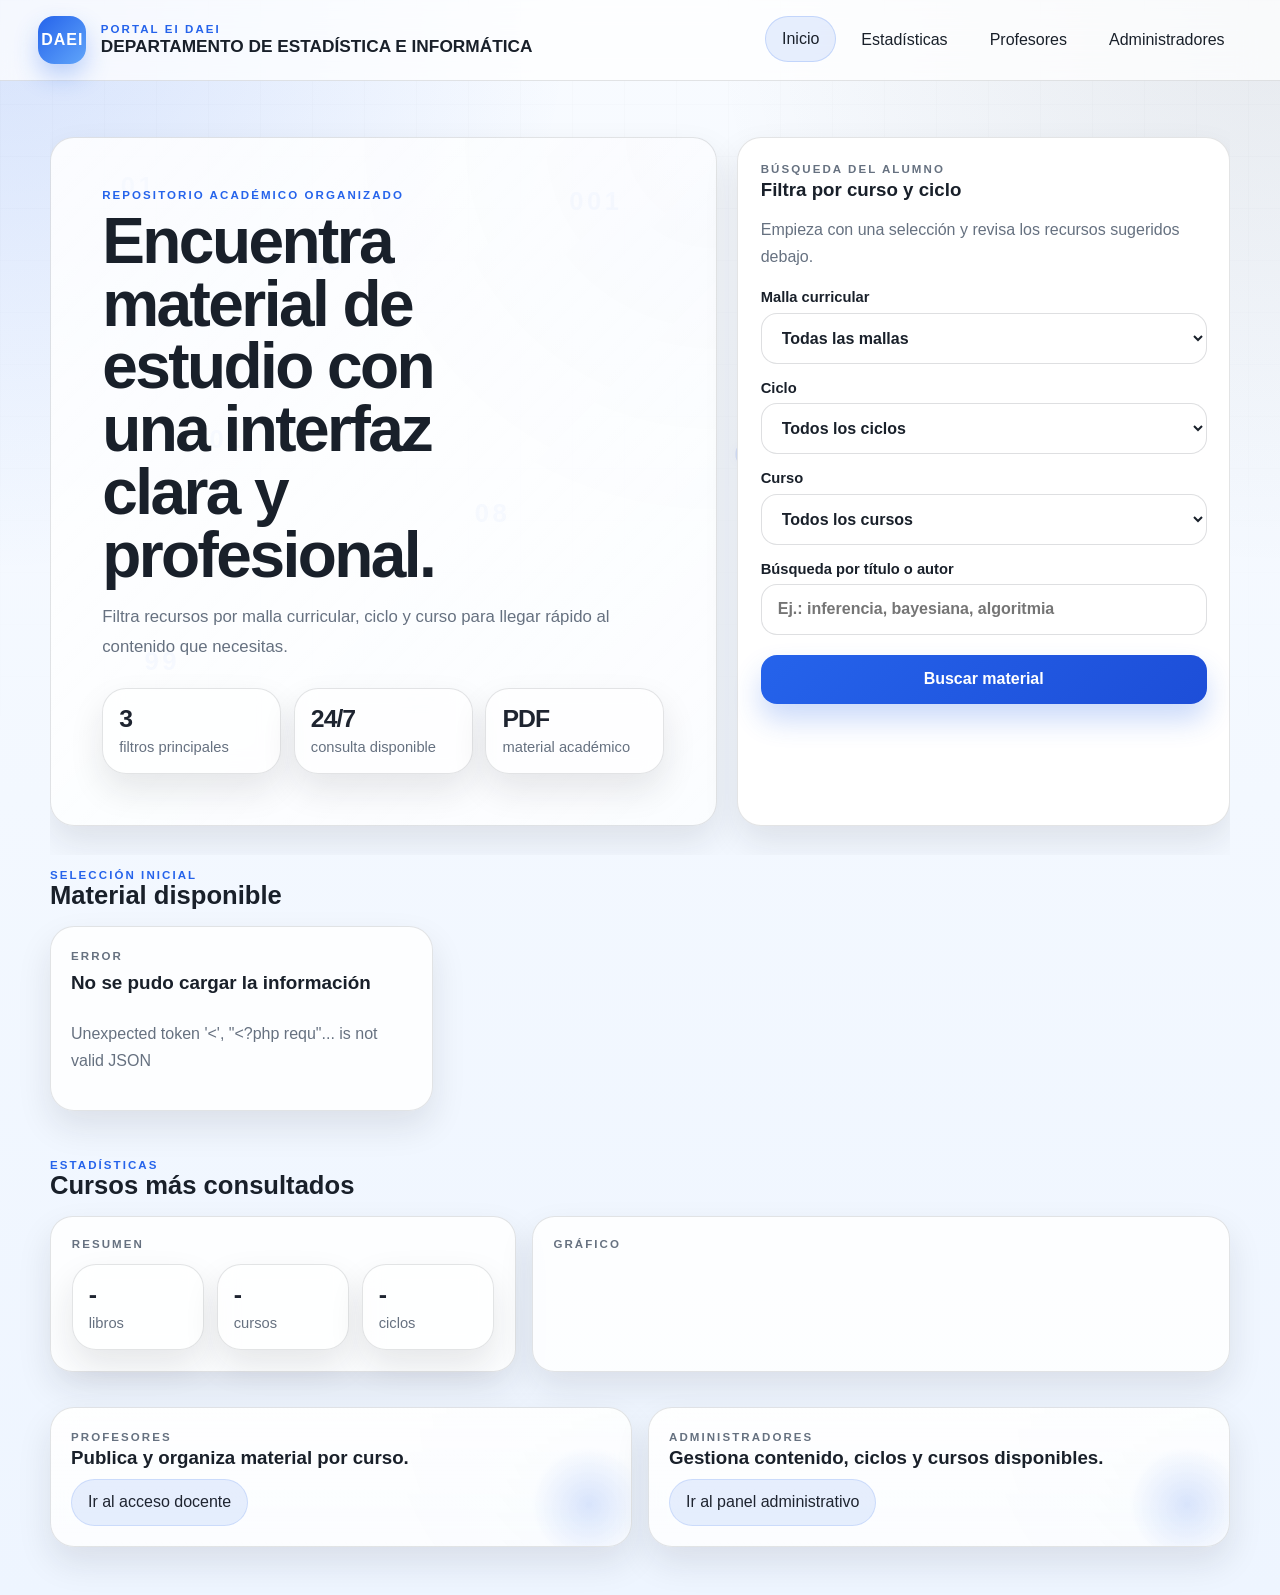
<file: index.html>
<!DOCTYPE html>
<html lang="es">
<head>
    <meta charset="UTF-8">
    <meta name="viewport" content="width=device-width, initial-scale=1.0">
    <title>PORTAL EI DAEI</title>
    <meta name="description" content="Sitio académico para filtrar recursos por malla curricular, ciclo y curso.">
    <link rel="stylesheet" href="style.css">
    <script defer src="script.js"></script>
</head>
<body>
    <header class="topbar">
        <div class="brand">
            <span class="brand__mark">DAEI</span>
            <div>
                <p class="brand__eyebrow">PORTAL EI DAEI</p>
                <h1 class="brand__title">DEPARTAMENTO DE ESTADÍSTICA E INFORMÁTICA</h1>
            </div>
        </div>

        <nav class="nav" aria-label="Navegación principal">
            <a href="#inicio" class="nav__link nav__link--active">Inicio</a>
            <a href="#estadisticas" class="nav__link">Estadísticas</a>
            <a href="#profesores" class="nav__link">Profesores</a>
            <a href="#administradores" class="nav__link">Administradores</a>
        </nav>
    </header>

    <main>
        <section class="hero" id="inicio">
            <div class="hero__numbers" aria-hidden="true">
                <span>01</span>
                <span>10</span>
                <span>001</span>
                <span>24</span>
                <span>101</span>
                <span>08</span>
                <span>64</span>
                <span>12</span>
                <span>99</span>
                <span>07</span>
                <span>42</span>
                <span>18</span>
            </div>
            <div class="hero__content">
                <p class="hero__label">Repositorio académico organizado</p>
                <h2>Encuentra material de estudio con una interfaz clara y profesional.</h2>
                <p class="hero__text">
                    Filtra recursos por malla curricular, ciclo y curso para llegar rápido al contenido que necesitas.
                </p>

                <div class="hero__stats" aria-label="Resumen del sitio">
                    <article class="stat-card">
                        <span class="stat-card__value">3</span>
                        <span class="stat-card__label">filtros principales</span>
                    </article>
                    <article class="stat-card">
                        <span class="stat-card__value">24/7</span>
                        <span class="stat-card__label">consulta disponible</span>
                    </article>
                    <article class="stat-card">
                        <span class="stat-card__value">PDF</span>
                        <span class="stat-card__label">material académico</span>
                    </article>
                </div>
            </div>

            <aside class="filter-panel" aria-labelledby="filtros-title">
                <div class="filter-panel__header">
                    <p class="section-kicker">Búsqueda del alumno</p>
                    <h3 id="filtros-title">Filtra por curso y ciclo</h3>
                    <p>Empieza con una selección y revisa los recursos sugeridos debajo.</p>
                </div>

                <form class="filters" id="filters-form">
                    <label class="field" for="malla">
                        <span>Malla curricular</span>
                        <select id="malla" name="malla">
                            <option value="">Todas las mallas</option>
                        </select>
                    </label>

                    <label class="field" for="ciclo">
                        <span>Ciclo</span>
                        <select id="ciclo" name="ciclo">
                            <option value="">Todos los ciclos</option>
                        </select>
                    </label>

                    <label class="field" for="curso">
                        <span>Curso</span>
                        <select id="curso" name="curso">
                            <option value="">Todos los cursos</option>
                        </select>
                    </label>

                    <label class="field" for="search">
                        <span>Búsqueda por título o autor</span>
                        <input id="search" name="search" type="text" placeholder="Ej.: inferencia, bayesiana, algoritmia">
                    </label>

                    <button type="submit" class="filter-panel__button">Buscar material</button>
                </form>
            </aside>
        </section>

        <section class="results" aria-labelledby="resultados-title">
            <div class="section-heading">
                <p class="section-kicker">Selección inicial</p>
                <h3 id="resultados-title">Material disponible</h3>
            </div>

            <div class="cards" id="results-list">
                <article class="card card--empty">
                    <p>Cargando libros...</p>
                </article>
            </div>
        </section>

        <section class="statistics" id="estadisticas" aria-labelledby="statistics-title">
            <div class="section-heading">
                <p class="section-kicker">Estadísticas</p>
                <h3 id="statistics-title">Cursos más consultados</h3>
            </div>

            <div class="statistics-grid">
                <article class="panel-card statistics-card">
                    <p class="statistics-card__label">Resumen</p>
                    <div class="hero__stats hero__stats--compact" id="stats-summary">
                        <article class="stat-card">
                            <span class="stat-card__value" id="stats-books">-</span>
                            <span class="stat-card__label">libros</span>
                        </article>
                        <article class="stat-card">
                            <span class="stat-card__value" id="stats-courses">-</span>
                            <span class="stat-card__label">cursos</span>
                        </article>
                        <article class="stat-card">
                            <span class="stat-card__value" id="stats-cycles">-</span>
                            <span class="stat-card__label">ciclos</span>
                        </article>
                    </div>
                </article>

                <article class="panel-card statistics-card">
                    <p class="statistics-card__label">Gráfico</p>
                    <div id="top-courses-chart" class="top-chart"></div>
                </article>
            </div>
        </section>

        <section class="roles" aria-label="Accesos por perfil">
            <article class="role-card" id="profesores">
                <p class="role-card__tag">Profesores</p>
                <h3>Publica y organiza material por curso.</h3>
                <a href="admin.html" class="role-card__link">Ir al acceso docente</a>
            </article>

            <article class="role-card" id="administradores">
                <p class="role-card__tag">Administradores</p>
                <h3>Gestiona contenido, ciclos y cursos disponibles.</h3>
                <a href="admin.html" class="role-card__link">Ir al panel administrativo</a>
            </article>
        </section>
    </main>
</body>
</html>
</file>
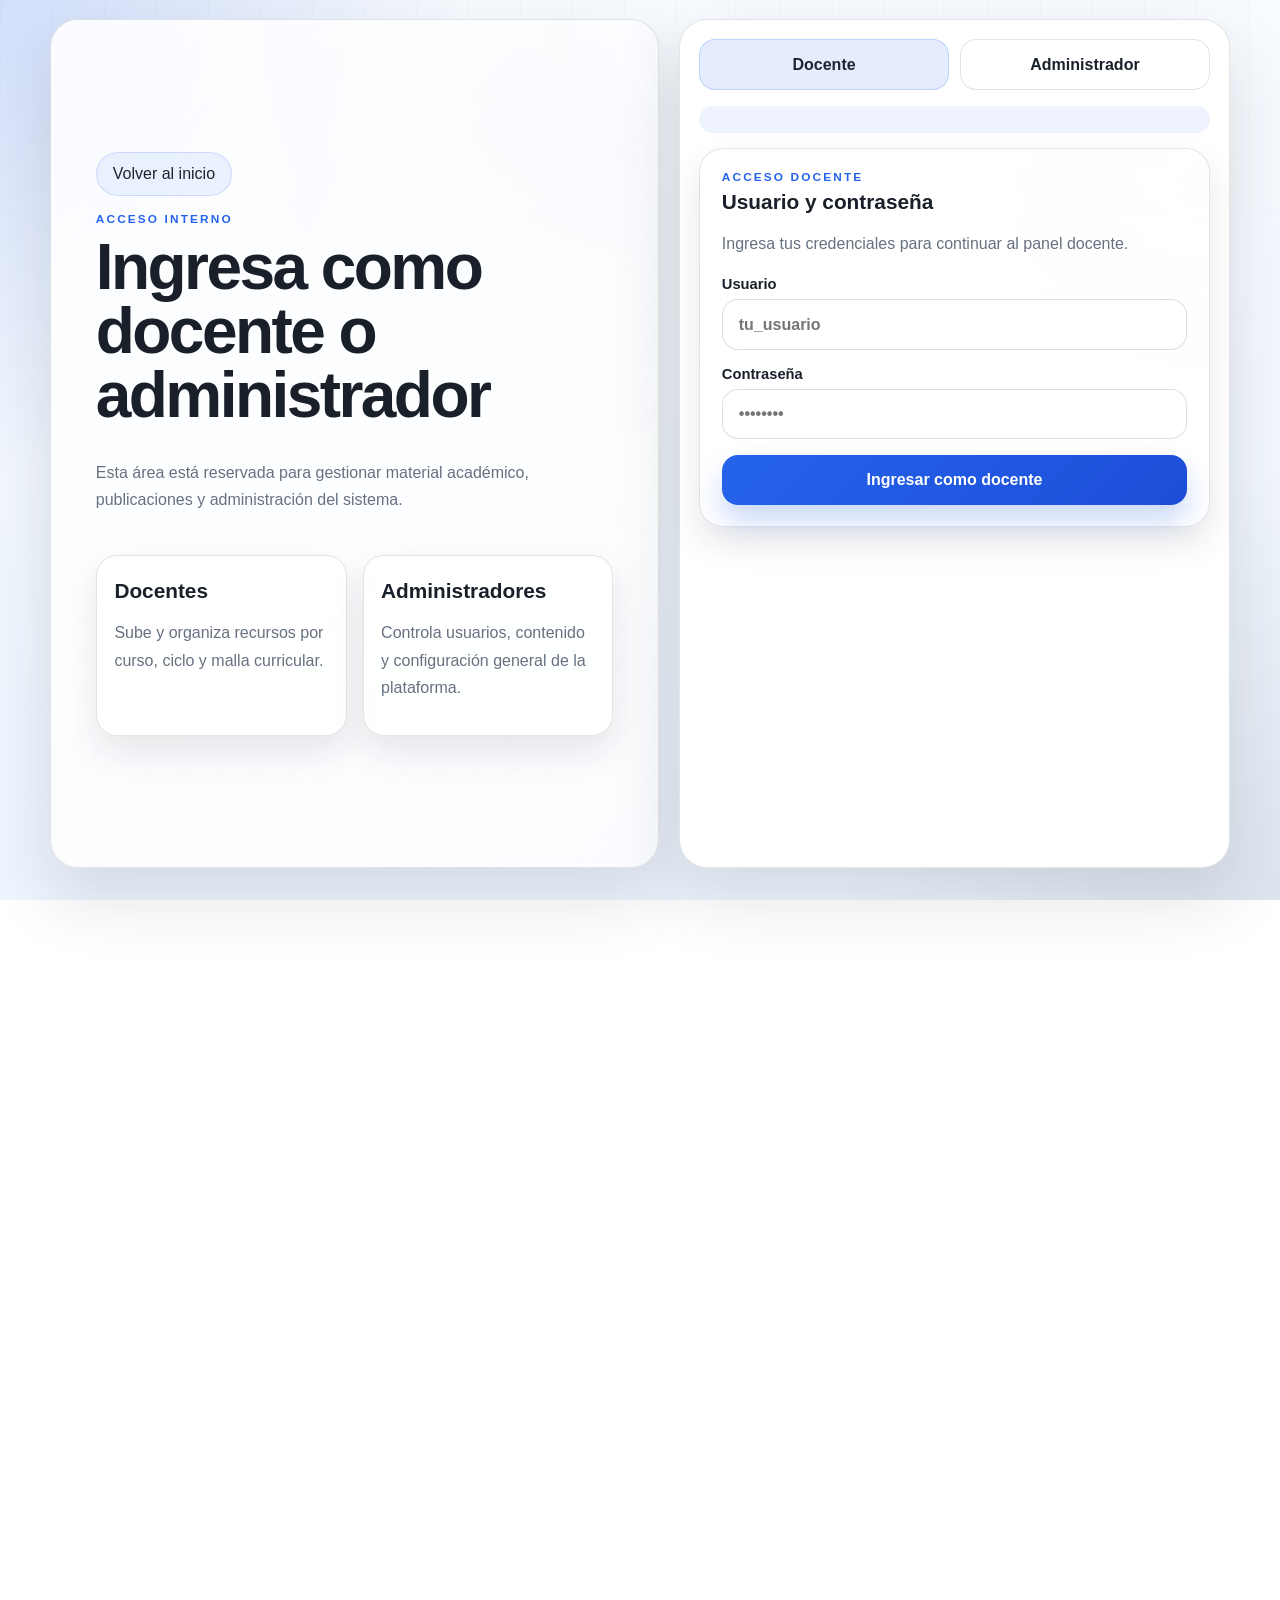
<file: admin-panel.html>
<!DOCTYPE html>
<html lang="es">
<head>
  <meta charset="UTF-8">
  <meta name="viewport" content="width=device-width, initial-scale=1.0">
  <title>Panel administrador | PORTAL EI DAEI</title>
  <meta name="description" content="Panel exclusivo para administradores del PORTAL EI DAEI.">
  <link rel="stylesheet" href="style.css">
  <script defer src="admin-panel.js"></script>
</head>
<body class="panel-page">
  <header class="topbar panel-topbar">
    <div class="brand">
      <span class="brand__mark">DAEI</span>
      <div>
        <p class="brand__eyebrow">Panel administrador</p>
        <h1 class="brand__title">Gestión total</h1>
      </div>
    </div>

    <div class="panel-actions">
      <p id="panel-user" class="panel-user">Validando sesión...</p>
      <button id="logout-btn" class="role-card__link panel-logout" type="button">Cerrar sesión</button>
    </div>
  </header>

  <main class="panel-main">
    <section class="panel-grid" aria-label="Resumen del sistema">
      <article class="stat-card">
        <span class="stat-card__value" id="stat-books">-</span>
        <span class="stat-card__label">libros</span>
      </article>
      <article class="stat-card">
        <span class="stat-card__value" id="stat-users">-</span>
        <span class="stat-card__label">usuarios</span>
      </article>
      <article class="stat-card">
        <span class="stat-card__value" id="stat-courses">-</span>
        <span class="stat-card__label">cursos</span>
      </article>
      <article class="stat-card">
        <span class="stat-card__value" id="stat-cycles">-</span>
        <span class="stat-card__label">ciclos</span>
      </article>
    </section>

    <section class="panel-columns">
      <article class="panel-card">
        <p class="section-kicker">Administrador</p>
        <h2>Crear malla curricular</h2>
        <p>Registra una nueva versión de la malla para un año específico.</p>

        <form id="create-curriculum-form" class="panel-form">
          <label class="field" for="curriculum-name">
            <span>Nombre base</span>
            <input id="curriculum-name" name="name" type="text" value="malla2019" required>
          </label>

          <label class="field" for="curriculum-year">
            <span>Año de la malla</span>
            <input id="curriculum-year" name="year" type="number" min="2000" max="2100" required>
          </label>

          <button class="filter-panel__button" type="submit">Crear malla</button>
        </form>
      </article>

      <article class="panel-card">
        <p class="section-kicker">Administrador</p>
        <h2>Subir libro</h2>
        <p>Desde aquí también puedes publicar material académico.</p>

        <form id="upload-form" class="panel-form" enctype="multipart/form-data">
          <label class="field" for="upload-title">
            <span>Título</span>
            <input id="upload-title" name="title" type="text" required>
          </label>

          <label class="field" for="upload-author">
            <span>Autor</span>
            <input id="upload-author" name="author" type="text" required>
          </label>

          <label class="field" for="upload-cycle">
            <span>Ciclo</span>
            <select id="upload-cycle" required>
              <option value="">Selecciona ciclo</option>
            </select>
          </label>

          <label class="field" for="upload-course">
            <span>Curso</span>
            <select id="upload-course" name="course_id" required>
              <option value="">Selecciona curso</option>
            </select>
          </label>

          <label class="field" for="upload-isbn">
            <span>ISBN (opcional)</span>
            <input id="upload-isbn" name="isbn" type="text">
          </label>

          <label class="field" for="upload-year">
            <span>Año (opcional)</span>
            <input id="upload-year" name="publication_year" type="number" min="1900" max="2100">
          </label>

          <label class="field" for="upload-description">
            <span>Descripción</span>
            <textarea id="upload-description" name="description" rows="3"></textarea>
          </label>

          <label class="field" for="upload-file">
            <span>Archivo PDF</span>
            <input id="upload-file" name="book_file" type="file" accept="application/pdf" required>
          </label>

          <button class="filter-panel__button" type="submit">Subir libro</button>
        </form>
      </article>
    </section>

    <section class="panel-columns">
      <article class="panel-card">
        <p class="section-kicker">Administrador</p>
        <h2>Crear curso</h2>
        <p>Selecciona la malla y el ciclo para agregar un curso nuevo.</p>

        <form id="create-course-form" class="panel-form">
          <label class="field" for="course-curriculum">
            <span>Malla curricular</span>
            <select id="course-curriculum" name="curriculum_id" required>
              <option value="">Selecciona una malla</option>
            </select>
          </label>

          <label class="field" for="course-cycle">
            <span>Ciclo</span>
            <select id="course-cycle" name="cycle_id" required>
              <option value="">Selecciona un ciclo</option>
            </select>
          </label>

          <label class="field" for="course-name">
            <span>Nombre del curso</span>
            <input id="course-name" name="name" type="text" required>
          </label>

          <label class="field" for="course-order">
            <span>Orden en el ciclo</span>
            <input id="course-order" name="order_in_cycle" type="number" min="1" value="1" required>
          </label>

          <button class="filter-panel__button" type="submit">Crear curso</button>
        </form>
      </article>

      <article class="panel-card">
        <p class="section-kicker">Administrador</p>
        <h2>Mallas registradas</h2>
        <div id="curricula-list" class="panel-list"></div>
      </article>
    </section>

    <section class="panel-columns">
      <article class="panel-card">
        <p class="section-kicker">Administrador</p>
        <h2>Cursos registrados</h2>
        <label class="field" for="course-search">
          <span>Buscar curso</span>
          <input id="course-search" type="text" placeholder="Busca por nombre, malla o ciclo">
        </label>
        <div id="courses-list" class="panel-list"></div>
      </article>

      <article class="panel-card">
        <p class="section-kicker">Administrador</p>
        <h2>Libros cargados</h2>
        <p>Se muestran todos los libros del sistema.</p>
        <div id="books-list" class="panel-list"></div>
      </article>
    </section>

    <section class="panel-admin">
      <article class="panel-card">
        <p class="section-kicker">Administrador</p>
        <h2>Crear usuario</h2>

        <form id="create-user-form" class="panel-form">
          <label class="field" for="new-full-name">
            <span>Nombre completo</span>
            <input id="new-full-name" name="full_name" type="text" required>
          </label>

          <label class="field" for="new-username">
            <span>Usuario</span>
            <input id="new-username" name="username" type="text" required>
          </label>

          <label class="field" for="new-email">
            <span>Email (opcional)</span>
            <input id="new-email" name="email" type="email">
          </label>

          <label class="field" for="new-password">
            <span>Contraseña</span>
            <input id="new-password" name="password" type="text" required>
          </label>

          <label class="field" for="new-role">
            <span>Rol</span>
            <select id="new-role" name="role">
              <option value="docente">Docente</option>
              <option value="admin">Administrador</option>
            </select>
          </label>

          <button class="filter-panel__button" type="submit">Crear usuario</button>
        </form>
      </article>

      <article class="panel-card">
        <p class="section-kicker">Administrador</p>
        <h2>Usuarios registrados</h2>
        <div id="users-list" class="panel-list"></div>
      </article>
    </section>

    <p id="panel-message" class="login-message" data-type="info"></p>
  </main>
</body>
</html>
</file>
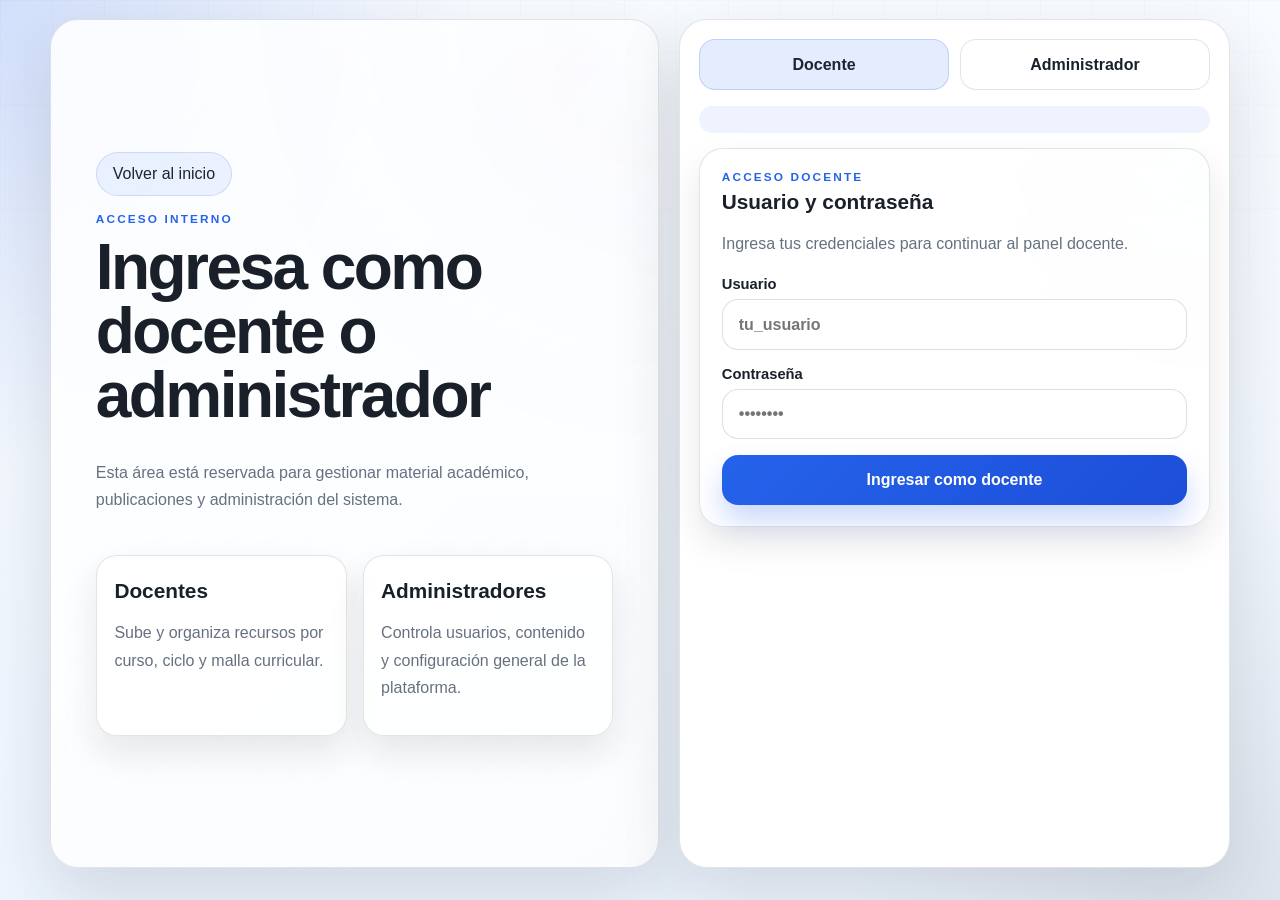
<file: admin.html>
<!DOCTYPE html>
<html lang="es">
<head>
  <meta charset="UTF-8">
  <meta name="viewport" content="width=device-width, initial-scale=1.0">
  <title>Acceso docente y administrador | PORTAL EI DAEI</title>
  <meta name="description" content="Pantalla de acceso para docentes y administradores con usuario y contraseña.">
  <link rel="stylesheet" href="style.css">
  <script defer src="admin.js"></script>
</head>
<body class="login-page">
  <main class="login-layout">
    <section class="login-hero">
      <a href="index.html" class="login-back">Volver al inicio</a>
      <p class="login-kicker">Acceso interno</p>
      <h1>Ingresa como docente o administrador</h1>
      <p class="login-text">
        Esta área está reservada para gestionar material académico, publicaciones y administración del sistema.
      </p>

      <div class="login-notes">
        <article class="note-card">
          <h2>Docentes</h2>
          <p>Sube y organiza recursos por curso, ciclo y malla curricular.</p>
        </article>

        <article class="note-card">
          <h2>Administradores</h2>
          <p>Controla usuarios, contenido y configuración general de la plataforma.</p>
        </article>
      </div>
    </section>

    <section class="login-panel" aria-labelledby="login-title">
      <div class="login-switch" role="tablist" aria-label="Tipo de acceso">
        <button type="button" class="login-switch__button is-active" data-target="docente-panel" role="tab" aria-selected="true">Docente</button>
        <button type="button" class="login-switch__button" data-target="admin-panel" role="tab" aria-selected="false">Administrador</button>
      </div>

      <div class="login-message" id="login-message" aria-live="polite"></div>

      <div class="login-card is-active" id="docente-panel" role="tabpanel" aria-labelledby="login-title">
        <p class="login-card__tag">Acceso docente</p>
        <h2 id="login-title">Usuario y contraseña</h2>
        <p class="login-card__text">Ingresa tus credenciales para continuar al panel docente.</p>

        <form class="login-form" id="docente-form" data-role="docente">
          <label class="login-field" for="docente-user">
            <span>Usuario</span>
            <input type="text" id="docente-user" name="docente-user" placeholder="tu_usuario" autocomplete="username">
          </label>

          <label class="login-field" for="docente-password">
            <span>Contraseña</span>
            <input type="password" id="docente-password" name="docente-password" placeholder="••••••••" autocomplete="current-password">
          </label>

          <button type="submit" class="login-button">Ingresar como docente</button>
        </form>
      </div>

      <div class="login-card" id="admin-panel" role="tabpanel" aria-labelledby="admin-title" hidden>
        <p class="login-card__tag">Acceso administrador</p>
        <h2 id="admin-title">Usuario y contraseña</h2>
        <p class="login-card__text">Usa tus credenciales de administrador para gestionar el sistema.</p>

        <form class="login-form" id="admin-form" data-role="admin">
          <label class="login-field" for="admin-user">
            <span>Usuario</span>
            <input type="text" id="admin-user" name="admin-user" placeholder="admin" autocomplete="username">
          </label>

          <label class="login-field" for="admin-password">
            <span>Contraseña</span>
            <input type="password" id="admin-password" name="admin-password" placeholder="••••••••" autocomplete="current-password">
          </label>

          <button type="submit" class="login-button">Ingresar como administrador</button>
        </form>
      </div>
    </section>
  </main>
</body>
</html>
</file>
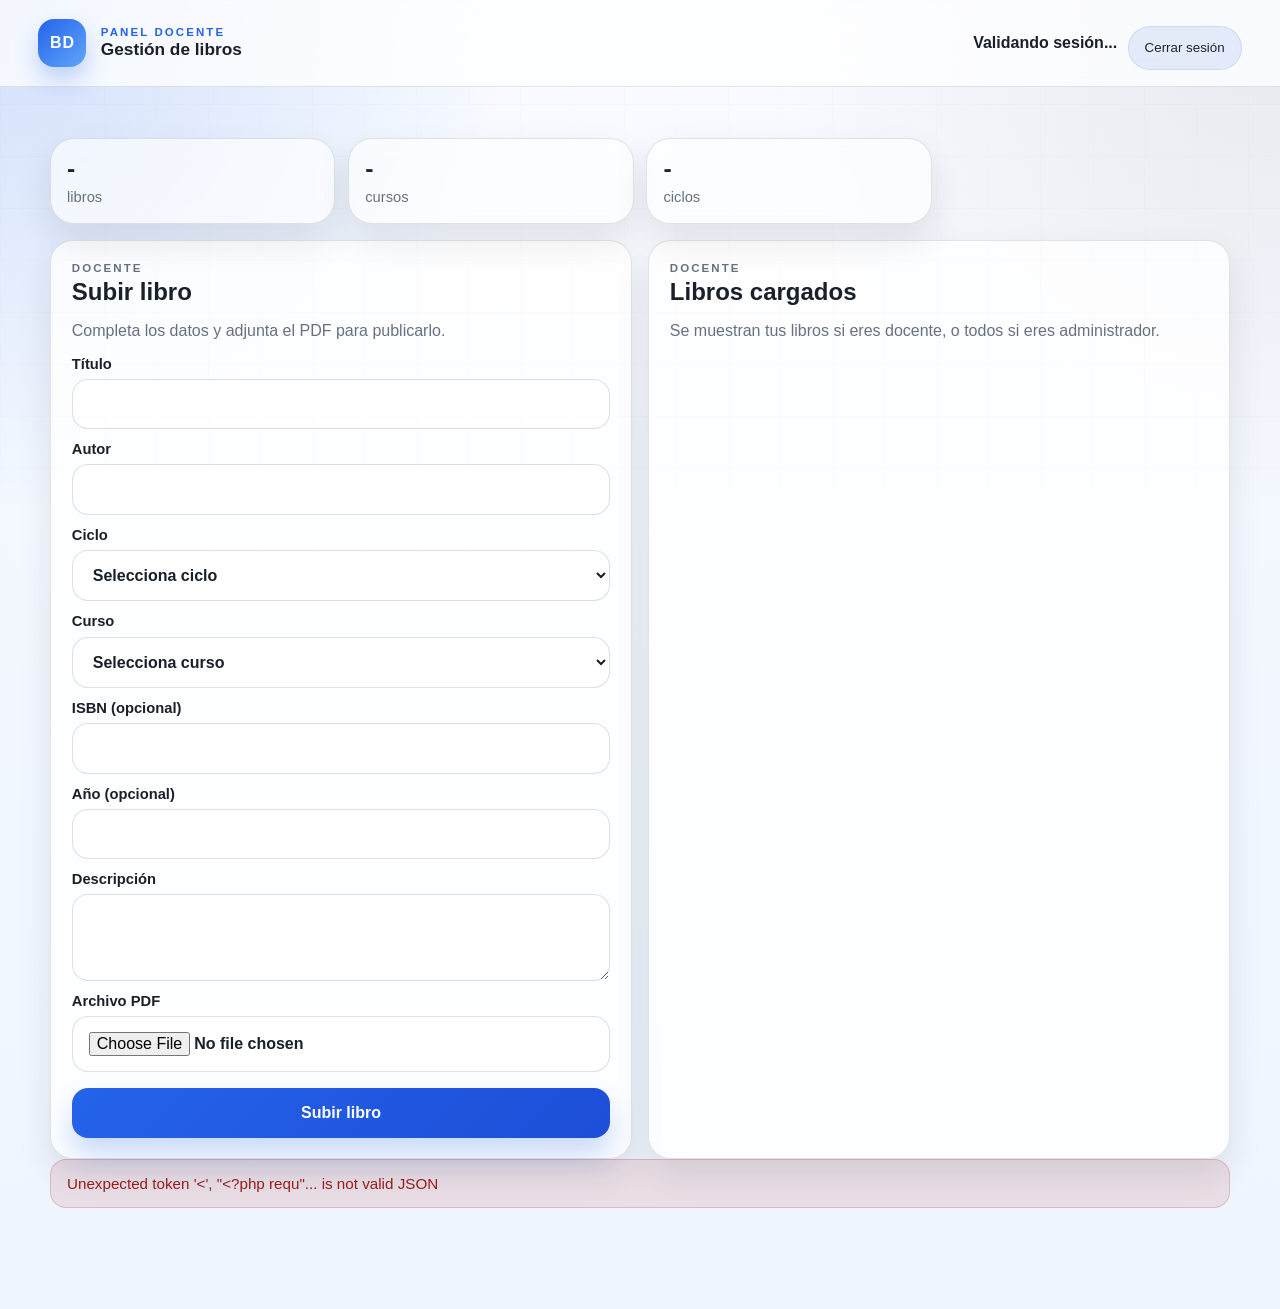
<file: panel.html>
<!DOCTYPE html>
<html lang="es">
<head>
  <meta charset="UTF-8">
  <meta name="viewport" content="width=device-width, initial-scale=1.0">
  <title>Panel docente | PORTAL EI DAEI</title>
  <meta name="description" content="Panel exclusivo para docentes del PORTAL EI DAEI.">
  <link rel="stylesheet" href="style.css">
  <script defer src="panel.js"></script>
</head>
<body class="panel-page">
  <header class="topbar panel-topbar">
    <div class="brand">
      <span class="brand__mark">BD</span>
      <div>
        <p class="brand__eyebrow">Panel docente</p>
        <h1 class="brand__title">Gestión de libros</h1>
      </div>
    </div>

    <div class="panel-actions">
      <p id="panel-user" class="panel-user">Validando sesión...</p>
      <button id="logout-btn" class="role-card__link panel-logout" type="button">Cerrar sesión</button>
    </div>
  </header>

  <main class="panel-main">
    <section class="panel-grid" aria-label="Resumen del sistema">
      <article class="stat-card">
        <span class="stat-card__value" id="stat-books">-</span>
        <span class="stat-card__label">libros</span>
      </article>
      <article class="stat-card">
        <span class="stat-card__value" id="stat-courses">-</span>
        <span class="stat-card__label">cursos</span>
      </article>
      <article class="stat-card">
        <span class="stat-card__value" id="stat-cycles">-</span>
        <span class="stat-card__label">ciclos</span>
      </article>
    </section>

    <section class="panel-columns">
      <article class="panel-card">
        <p class="section-kicker">Docente</p>
        <h2>Subir libro</h2>
        <p>Completa los datos y adjunta el PDF para publicarlo.</p>

        <form id="upload-form" class="panel-form" enctype="multipart/form-data">
          <label class="field" for="upload-title">
            <span>Título</span>
            <input id="upload-title" name="title" type="text" required>
          </label>

          <label class="field" for="upload-author">
            <span>Autor</span>
            <input id="upload-author" name="author" type="text" required>
          </label>

          <label class="field" for="upload-cycle">
            <span>Ciclo</span>
            <select id="upload-cycle" required>
              <option value="">Selecciona ciclo</option>
            </select>
          </label>

          <label class="field" for="upload-course">
            <span>Curso</span>
            <select id="upload-course" name="course_id" required>
              <option value="">Selecciona curso</option>
            </select>
          </label>

          <label class="field" for="upload-isbn">
            <span>ISBN (opcional)</span>
            <input id="upload-isbn" name="isbn" type="text">
          </label>

          <label class="field" for="upload-year">
            <span>Año (opcional)</span>
            <input id="upload-year" name="publication_year" type="number" min="1900" max="2100">
          </label>

          <label class="field" for="upload-description">
            <span>Descripción</span>
            <textarea id="upload-description" name="description" rows="3"></textarea>
          </label>

          <label class="field" for="upload-file">
            <span>Archivo PDF</span>
            <input id="upload-file" name="book_file" type="file" accept="application/pdf" required>
          </label>

          <button class="filter-panel__button" type="submit">Subir libro</button>
        </form>
      </article>

      <article class="panel-card">
        <p class="section-kicker">Docente</p>
        <h2>Libros cargados</h2>
        <p id="books-note">Se muestran tus libros si eres docente, o todos si eres administrador.</p>
        <div id="books-list" class="panel-list"></div>
      </article>
    </section>

    <p id="panel-message" class="login-message" data-type="info"></p>
  </main>
</body>
</html>
</file>
<file: style.css>
:root {
  --bg: #eef5ff;
  --surface: rgba(255, 255, 255, 0.82);
  --surface-strong: #ffffff;
  --surface-dark: #1e2430;
  --text: #19202a;
  --muted: #667180;
  --accent: #2563eb;
  --accent-soft: #dbeafe;
  --line: rgba(25, 32, 42, 0.12);
  --shadow-lg: 0 28px 70px rgba(25, 32, 42, 0.14);
  --shadow-md: 0 16px 34px rgba(25, 32, 42, 0.10);
}

* {
  box-sizing: border-box;
}

html {
  scroll-behavior: smooth;
}

body {
  margin: 0;
  min-height: 100vh;
  color: var(--text);
  background:
    radial-gradient(circle at top left, rgba(37, 99, 235, 0.16), transparent 28%),
    radial-gradient(circle at top right, rgba(25, 32, 42, 0.08), transparent 28%),
    linear-gradient(180deg, #f8fbff 0%, var(--bg) 100%);
  font-family: "Segoe UI", "Aptos", sans-serif;
}

body::before {
  content: "";
  position: fixed;
  inset: 0;
  pointer-events: none;
  background-image: linear-gradient(rgba(25, 32, 42, 0.03) 1px, transparent 1px),
    linear-gradient(90deg, rgba(25, 32, 42, 0.03) 1px, transparent 1px);
  background-size: 52px 52px;
  mask-image: linear-gradient(180deg, rgba(0, 0, 0, 0.45), transparent 92%);
}

.topbar {
  position: sticky;
  top: 0;
  z-index: 20;
  display: flex;
  align-items: center;
  justify-content: space-between;
  gap: 1rem;
  padding: 1rem clamp(1rem, 3vw, 2.5rem);
  background: rgba(255, 255, 255, 0.74);
  border-bottom: 1px solid var(--line);
  backdrop-filter: blur(18px);
}

.brand {
  display: flex;
  align-items: center;
  gap: 0.9rem;
}

.brand__mark {
  width: 3rem;
  height: 3rem;
  display: grid;
  place-items: center;
  border-radius: 1rem;
  color: #fff;
  background: linear-gradient(135deg, var(--accent), #60a5fa);
  font-weight: 800;
  letter-spacing: 0.06em;
  box-shadow: 0 12px 24px rgba(37, 99, 235, 0.28);
}

.brand__eyebrow,
.section-kicker,
.hero__label,
.card__meta,
.role-card__tag {
  margin: 0;
  color: var(--accent);
  text-transform: uppercase;
  letter-spacing: 0.18em;
  font-size: 0.72rem;
  font-weight: 800;
}

.brand__title {
  margin: 0.08rem 0 0;
  font-size: 1.08rem;
}

.nav {
  display: flex;
  flex-wrap: wrap;
  gap: 0.5rem;
}

.nav__link {
  padding: 0.82rem 1rem;
  border-radius: 999px;
  color: var(--text);
  text-decoration: none;
  border: 1px solid transparent;
  transition: transform 0.2s ease, background 0.2s ease, border-color 0.2s ease;
}

.nav__link:hover,
.nav__link--active {
  background: rgba(37, 99, 235, 0.1);
  border-color: rgba(37, 99, 235, 0.18);
  transform: translateY(-1px);
}

main {
  width: min(1180px, calc(100% - 2rem));
  margin: 0 auto;
  padding: 2rem 0 3rem;
}

.hero {
  position: relative;
  display: grid;
  grid-template-columns: minmax(0, 1.15fr) minmax(320px, 0.85fr);
  gap: 1.3rem;
  align-items: stretch;
  padding: 1.5rem 0 1.8rem;
  overflow: hidden;
}

.hero__numbers {
  position: absolute;
  inset: 0;
  overflow: hidden;
  pointer-events: none;
  z-index: 0;
}

.hero__numbers span {
  position: absolute;
  display: block;
  color: rgba(37, 99, 235, 0.12);
  font-size: clamp(1.4rem, 2vw, 2.4rem);
  font-weight: 800;
  letter-spacing: 0.14em;
  text-shadow: 0 0 16px rgba(37, 99, 235, 0.08);
  animation: floatNumber linear infinite;
  user-select: none;
}

.hero__numbers span:nth-child(1) {
  top: 8%;
  left: 6%;
  animation-duration: 18s;
  animation-delay: -2s;
}

.hero__numbers span:nth-child(2) {
  top: 18%;
  left: 22%;
  animation-duration: 15s;
  animation-delay: -6s;
}

.hero__numbers span:nth-child(3) {
  top: 10%;
  left: 44%;
  animation-duration: 20s;
  animation-delay: -9s;
}

.hero__numbers span:nth-child(4) {
  top: 24%;
  left: 70%;
  animation-duration: 17s;
  animation-delay: -3s;
}

.hero__numbers span:nth-child(5) {
  top: 42%;
  left: 12%;
  animation-duration: 22s;
  animation-delay: -8s;
}

.hero__numbers span:nth-child(6) {
  top: 52%;
  left: 36%;
  animation-duration: 16s;
  animation-delay: -4s;
}

.hero__numbers span:nth-child(7) {
  top: 44%;
  left: 58%;
  animation-duration: 19s;
  animation-delay: -11s;
}

.hero__numbers span:nth-child(8) {
  top: 58%;
  left: 82%;
  animation-duration: 21s;
  animation-delay: -7s;
}

.hero__numbers span:nth-child(9) {
  top: 72%;
  left: 8%;
  animation-duration: 23s;
  animation-delay: -10s;
}

.hero__numbers span:nth-child(10) {
  top: 78%;
  left: 30%;
  animation-duration: 18s;
  animation-delay: -1s;
}

.hero__numbers span:nth-child(11) {
  top: 74%;
  left: 64%;
  animation-duration: 20s;
  animation-delay: -5s;
}

.hero__numbers span:nth-child(12) {
  top: 86%;
  left: 88%;
  animation-duration: 17s;
  animation-delay: -12s;
}

@keyframes floatNumber {
  0% {
    transform: translateY(0) translateX(0) rotate(0deg);
    opacity: 0.06;
  }

  25% {
    opacity: 0.14;
  }

  50% {
    transform: translateY(-18px) translateX(10px) rotate(4deg);
    opacity: 0.1;
  }

  75% {
    opacity: 0.16;
  }

  100% {
    transform: translateY(0) translateX(0) rotate(0deg);
    opacity: 0.06;
  }
}

.hero__content,
.filter-panel {
  position: relative;
  z-index: 1;
}

.hero__content,
.filter-panel,
.card,
.role-card,
.stat-card {
  border: 1px solid var(--line);
  border-radius: 1.5rem;
  box-shadow: var(--shadow-md);
}

.hero__content {
  padding: clamp(1.6rem, 4vw, 3.2rem);
  background:
    linear-gradient(135deg, rgba(255, 255, 255, 0.86), rgba(255, 255, 255, 0.68)),
    radial-gradient(circle at top right, rgba(37, 99, 235, 0.08), transparent 42%);
  display: flex;
  flex-direction: column;
  justify-content: center;
  min-height: 100%;
}

.hero__content h2 {
  margin: 0.55rem 0 1rem;
  font-size: clamp(2.3rem, 5vw, 4.5rem);
  line-height: 0.98;
  max-width: 11ch;
  letter-spacing: -0.04em;
}

.hero__text {
  margin: 0;
  max-width: 58ch;
  color: var(--muted);
  font-size: 1.05rem;
  line-height: 1.75;
}

.hero__stats {
  display: grid;
  grid-template-columns: repeat(3, minmax(0, 1fr));
  gap: 0.8rem;
  margin-top: 1.7rem;
}

.stat-card {
  padding: 1rem;
  background: rgba(255, 255, 255, 0.62);
  backdrop-filter: blur(10px);
}

.stat-card__value {
  display: block;
  color: var(--surface-dark);
  font-size: 1.55rem;
  font-weight: 800;
  letter-spacing: -0.04em;
}

.stat-card__label {
  display: block;
  margin-top: 0.3rem;
  color: var(--muted);
  font-size: 0.92rem;
  line-height: 1.3;
}

.filter-panel {
  padding: 1.4rem;
  background: var(--surface-strong);
}

.filter-panel__header h3,
.section-heading h3,
.role-card h3,
.card h4 {
  margin: 0;
}

.filter-panel__header p,
.role-card p,
.card p {
  color: var(--muted);
  line-height: 1.65;
}

.filters {
  display: grid;
  gap: 1rem;
  margin-top: 1.2rem;
}

.field {
  display: grid;
  gap: 0.45rem;
  font-weight: 700;
}

.field span {
  font-size: 0.92rem;
}

.field select,
.field input {
  width: 100%;
  padding: 0.95rem 1rem;
  border-radius: 1rem;
  border: 1px solid rgba(25, 32, 42, 0.14);
  background: #fff;
  color: var(--text);
  font: inherit;
  outline: none;
  transition: border-color 0.2s ease, box-shadow 0.2s ease;
}

.field select:focus,
.field input:focus {
  border-color: rgba(37, 99, 235, 0.56);
  box-shadow: 0 0 0 4px rgba(37, 99, 235, 0.1);
}

.filter-panel__button {
  margin-top: 0.25rem;
  border: 0;
  border-radius: 1rem;
  padding: 0.98rem 1.1rem;
  color: #fff;
  background: linear-gradient(135deg, var(--accent), #1d4ed8);
  font: inherit;
  font-weight: 800;
  cursor: pointer;
  transition: transform 0.2s ease, box-shadow 0.2s ease;
  box-shadow: 0 16px 28px rgba(37, 99, 235, 0.24);
}

.filter-panel__button:hover {
  transform: translateY(-1px);
  box-shadow: 0 20px 34px rgba(37, 99, 235, 0.3);
}

.results {
  padding: 0.85rem 0 2.5rem;
}

.section-heading {
  margin-bottom: 1rem;
}

.section-heading h3 {
  font-size: clamp(1.4rem, 2vw, 2rem);
}

.cards {
  display: grid;
  grid-template-columns: repeat(3, minmax(0, 1fr));
  gap: 1rem;
}

.card,
.role-card {
  padding: 1.25rem;
  background: var(--surface);
  backdrop-filter: blur(12px);
}

.card {
  min-height: 180px;
}

.card--empty {
  display: flex;
  flex-direction: column;
  justify-content: center;
}

.card h4 {
  margin: 0.4rem 0 0.7rem;
  font-size: 1.18rem;
}

.roles {
  display: grid;
  grid-template-columns: repeat(2, minmax(0, 1fr));
  gap: 1rem;
}

.statistics {
  padding: 0.5rem 0 2.2rem;
}

.statistics-grid {
  display: grid;
  grid-template-columns: minmax(0, 0.8fr) minmax(0, 1.2fr);
  gap: 1rem;
}

.statistics-card {
  display: grid;
  gap: 0.9rem;
}

.statistics-card__label {
  margin: 0;
  color: var(--accent);
  text-transform: uppercase;
  letter-spacing: 0.18em;
  font-size: 0.72rem;
  font-weight: 800;
}

.hero__stats--compact {
  margin-top: 0;
}

.top-chart {
  display: grid;
  gap: 0.9rem;
}

.top-chart__item {
  display: grid;
  gap: 0.45rem;
}

.top-chart__meta {
  display: flex;
  flex-direction: column;
  gap: 0.2rem;
}

.top-chart__meta strong {
  color: var(--surface-dark);
}

.top-chart__meta span {
  color: var(--muted);
  font-size: 0.92rem;
}

.top-chart__bar {
  height: 14px;
  border-radius: 999px;
  background: rgba(25, 32, 42, 0.08);
  overflow: hidden;
}

.top-chart__bar span {
  display: block;
  height: 100%;
  border-radius: inherit;
  background: linear-gradient(90deg, var(--accent), #60a5fa);
}

.book-link {
  cursor: pointer;
}

.role-card {
  position: relative;
  overflow: hidden;
  background:
    linear-gradient(180deg, rgba(255, 255, 255, 0.92), rgba(255, 255, 255, 0.78)),
    radial-gradient(circle at top right, rgba(37, 99, 235, 0.08), transparent 46%);
}

.role-card::after {
  content: "";
  position: absolute;
  inset: auto -18px -18px auto;
  width: 120px;
  height: 120px;
  border-radius: 50%;
  background: radial-gradient(circle, rgba(37, 99, 235, 0.16), transparent 68%);
}

.role-card__link {
  position: relative;
  z-index: 1;
  display: inline-flex;
  align-items: center;
  justify-content: center;
  margin-top: 0.6rem;
  padding: 0.85rem 1rem;
  border-radius: 999px;
  color: var(--surface-dark);
  text-decoration: none;
  background: rgba(37, 99, 235, 0.1);
  border: 1px solid rgba(37, 99, 235, 0.14);
}

.role-card__link:hover {
  background: rgba(37, 99, 235, 0.14);
}

@media (max-width: 960px) {
  .hero,
  .cards,
  .roles {
    grid-template-columns: 1fr;
  }

  .hero__stats {
    grid-template-columns: 1fr;
  }

  .topbar {
    align-items: flex-start;
    flex-direction: column;
  }
}

@media (max-width: 560px) {
  main {
    width: min(100% - 1rem, 1180px);
  }

  .nav__link {
    padding-inline: 0.85rem;
  }

  .hero__content h2 {
    max-width: none;
  }
}

.login-page {
  background:
    radial-gradient(circle at top left, rgba(37, 99, 235, 0.18), transparent 30%),
    radial-gradient(circle at bottom right, rgba(25, 32, 42, 0.08), transparent 28%),
    linear-gradient(180deg, #f8fbff 0%, var(--bg) 100%);
}

.login-layout {
  width: min(1180px, calc(100% - 2rem));
  min-height: 100vh;
  margin: 0 auto;
  padding: 1.2rem 0 2rem;
  display: grid;
  grid-template-columns: minmax(0, 1.05fr) minmax(360px, 0.95fr);
  gap: 1.25rem;
  align-items: stretch;
}

.login-hero,
.login-panel {
  border: 1px solid var(--line);
  border-radius: 1.75rem;
  box-shadow: var(--shadow-lg);
  backdrop-filter: blur(16px);
}

.login-hero {
  padding: clamp(1.4rem, 3.5vw, 3rem);
  background:
    linear-gradient(135deg, rgba(255, 255, 255, 0.88), rgba(255, 255, 255, 0.72)),
    radial-gradient(circle at top right, rgba(37, 99, 235, 0.1), transparent 44%);
  display: flex;
  flex-direction: column;
  justify-content: center;
}

.login-back {
  display: inline-flex;
  align-items: center;
  width: fit-content;
  margin-bottom: 1rem;
  padding: 0.75rem 1rem;
  border-radius: 999px;
  border: 1px solid rgba(37, 99, 235, 0.16);
  color: var(--surface-dark);
  text-decoration: none;
  background: rgba(37, 99, 235, 0.08);
}

.login-back:hover {
  background: rgba(37, 99, 235, 0.12);
}

.login-kicker,
.login-card__tag {
  margin: 0;
  color: var(--accent);
  text-transform: uppercase;
  letter-spacing: 0.18em;
  font-size: 0.74rem;
  font-weight: 800;
}

.login-hero h1 {
  margin: 0.6rem 0 1rem;
  font-size: clamp(2.2rem, 5vw, 4.3rem);
  line-height: 1;
  max-width: 12ch;
  letter-spacing: -0.04em;
}

.login-text,
.login-card__text,
.note-card p {
  color: var(--muted);
  line-height: 1.7;
}

.login-notes {
  display: grid;
  grid-template-columns: repeat(2, minmax(0, 1fr));
  gap: 1rem;
  margin-top: 1.6rem;
}

.note-card {
  padding: 1.1rem;
  border-radius: 1.3rem;
  background: rgba(255, 255, 255, 0.72);
  border: 1px solid var(--line);
  box-shadow: var(--shadow-md);
}

.note-card h2,
.login-card h2 {
  margin: 0.35rem 0 0.55rem;
  font-size: 1.3rem;
}

.login-panel {
  padding: 1.2rem;
  background: var(--surface-strong);
}

.login-message {
  min-height: 1.4rem;
  margin: 0 0 0.9rem;
  padding: 0.8rem 1rem;
  border-radius: 1rem;
  border: 1px solid transparent;
  background: rgba(37, 99, 235, 0.08);
  color: var(--surface-dark);
  font-size: 0.95rem;
  line-height: 1.4;
}

.login-message[data-type='success'] {
  background: rgba(33, 150, 83, 0.1);
  border-color: rgba(33, 150, 83, 0.2);
  color: #166534;
}

.login-message[data-type='error'] {
  background: rgba(185, 28, 28, 0.1);
  border-color: rgba(185, 28, 28, 0.2);
  color: #991b1b;
}

.login-message[data-type='info'] {
  background: rgba(37, 99, 235, 0.08);
  border-color: rgba(37, 99, 235, 0.14);
  color: var(--surface-dark);
}

.login-switch {
  display: grid;
  grid-template-columns: repeat(2, minmax(0, 1fr));
  gap: 0.7rem;
  margin-bottom: 1rem;
}

.login-switch__button {
  border: 1px solid rgba(25, 32, 42, 0.12);
  border-radius: 1rem;
  padding: 0.95rem 1rem;
  background: rgba(255, 255, 255, 0.86);
  color: var(--text);
  font: inherit;
  font-weight: 800;
  cursor: pointer;
  transition: transform 0.2s ease, background 0.2s ease, border-color 0.2s ease;
}

.login-switch__button:hover {
  transform: translateY(-1px);
}

.login-switch__button.is-active {
  background: rgba(37, 99, 235, 0.12);
  border-color: rgba(37, 99, 235, 0.2);
  color: var(--surface-dark);
}

.login-card {
  display: none;
  padding: 1.35rem;
  border: 1px solid var(--line);
  border-radius: 1.5rem;
  background:
    linear-gradient(180deg, rgba(255, 255, 255, 0.92), rgba(255, 255, 255, 0.8)),
    radial-gradient(circle at top right, rgba(37, 99, 235, 0.08), transparent 42%);
  box-shadow: var(--shadow-md);
}

.login-card.is-active {
  display: block;
}

.login-form {
  display: grid;
  gap: 1rem;
  margin-top: 1.2rem;
}

.login-field {
  display: grid;
  gap: 0.45rem;
  font-weight: 700;
}

.login-field span {
  font-size: 0.92rem;
}

.login-field input {
  width: 100%;
  padding: 0.95rem 1rem;
  border-radius: 1rem;
  border: 1px solid rgba(25, 32, 42, 0.14);
  background: #fff;
  color: var(--text);
  font: inherit;
  outline: none;
  transition: border-color 0.2s ease, box-shadow 0.2s ease;
}

.login-field input:focus {
  border-color: rgba(37, 99, 235, 0.56);
  box-shadow: 0 0 0 4px rgba(37, 99, 235, 0.1);
}

.login-button {
  border: 0;
  border-radius: 1rem;
  padding: 0.98rem 1rem;
  color: #fff;
  background: linear-gradient(135deg, var(--accent), #1d4ed8);
  font: inherit;
  font-weight: 800;
  cursor: pointer;
  box-shadow: 0 16px 28px rgba(37, 99, 235, 0.24);
  transition: transform 0.2s ease, box-shadow 0.2s ease;
}

.login-button:hover {
  transform: translateY(-1px);
  box-shadow: 0 20px 34px rgba(37, 99, 235, 0.3);
}

.panel-page {
  background:
    radial-gradient(circle at top left, rgba(37, 99, 235, 0.18), transparent 28%),
    radial-gradient(circle at top right, rgba(25, 32, 42, 0.08), transparent 28%),
    linear-gradient(180deg, #f8fbff 0%, var(--bg) 100%);
}

.panel-topbar {
  position: sticky;
  top: 0;
}

.panel-actions {
  display: flex;
  align-items: center;
  gap: 0.65rem;
}

.panel-user {
  margin: 0;
  font-weight: 700;
}

.panel-logout {
  cursor: pointer;
}

.panel-main {
  width: min(1180px, calc(100% - 2rem));
  margin: 1.2rem auto 2.4rem;
}

.panel-grid {
  display: grid;
  grid-template-columns: repeat(4, minmax(0, 1fr));
  gap: 0.8rem;
  margin-bottom: 1rem;
}

.panel-columns,
.panel-admin {
  display: grid;
  grid-template-columns: repeat(2, minmax(0, 1fr));
  gap: 1rem;
  margin-top: 1rem;
}

.panel-card {
  padding: 1.3rem;
  border: 1px solid var(--line);
  border-radius: 1.4rem;
  background: var(--surface);
  box-shadow: var(--shadow-md);
}

.panel-card h2 {
  margin: 0.25rem 0 0.45rem;
}

.panel-card p {
  color: var(--muted);
}

.panel-form {
  display: grid;
  gap: 0.75rem;
}

.panel-form textarea {
  width: 100%;
  padding: 0.95rem 1rem;
  border-radius: 1rem;
  border: 1px solid rgba(25, 32, 42, 0.14);
  background: #fff;
  color: var(--text);
  font: inherit;
  outline: none;
  transition: border-color 0.2s ease, box-shadow 0.2s ease;
  resize: vertical;
}

.panel-form textarea:focus {
  border-color: rgba(37, 99, 235, 0.56);
  box-shadow: 0 0 0 4px rgba(37, 99, 235, 0.1);
}

.panel-list {
  display: grid;
  gap: 0.75rem;
}

.panel-item {
  display: flex;
  justify-content: space-between;
  gap: 0.8rem;
  border: 1px solid var(--line);
  border-radius: 1rem;
  padding: 0.95rem;
  background: rgba(255, 255, 255, 0.86);
}

.panel-item--compact {
  align-items: center;
  padding: 0.8rem 0.9rem;
}

.panel-item--compact h3 {
  font-size: 0.98rem;
  margin: 0.25rem 0;
}

.panel-item--compact p {
  margin: 0.1rem 0;
  font-size: 0.92rem;
}

.panel-item--compact .panel-danger {
  margin-top: 0;
}

.panel-list .field {
  margin-bottom: 0.2rem;
}

.panel-item__meta {
  margin: 0;
  color: var(--accent);
  text-transform: uppercase;
  letter-spacing: 0.08em;
  font-size: 0.78rem;
  font-weight: 800;
}

.panel-item h3 {
  margin: 0.35rem 0;
}

.panel-item p {
  margin: 0.2rem 0;
}

.panel-item a {
  display: inline-block;
  margin-top: 0.45rem;
}

.panel-danger {
  align-self: start;
  border: 1px solid rgba(185, 28, 28, 0.25);
  border-radius: 0.8rem;
  padding: 0.55rem 0.8rem;
  color: #991b1b;
  background: rgba(185, 28, 28, 0.08);
  font-weight: 700;
  cursor: pointer;
}

.panel-empty {
  border: 1px dashed rgba(25, 32, 42, 0.2);
  border-radius: 1rem;
  padding: 1rem;
}

@media (max-width: 980px) {
  .panel-grid {
    grid-template-columns: repeat(2, minmax(0, 1fr));
  }

  .panel-columns,
  .panel-admin {
    grid-template-columns: 1fr;
  }

  .statistics-grid {
    grid-template-columns: 1fr;
  }
}

@media (max-width: 560px) {
  .panel-grid {
    grid-template-columns: 1fr;
  }

  .panel-actions {
    width: 100%;
    justify-content: space-between;
  }
}

@media (max-width: 960px) {
  .login-layout {
    grid-template-columns: 1fr;
  }

  .login-notes {
    grid-template-columns: 1fr;
  }
}

@media (max-width: 560px) {
  .login-layout {
    width: min(100% - 1rem, 1180px);
  }
}
</file>
